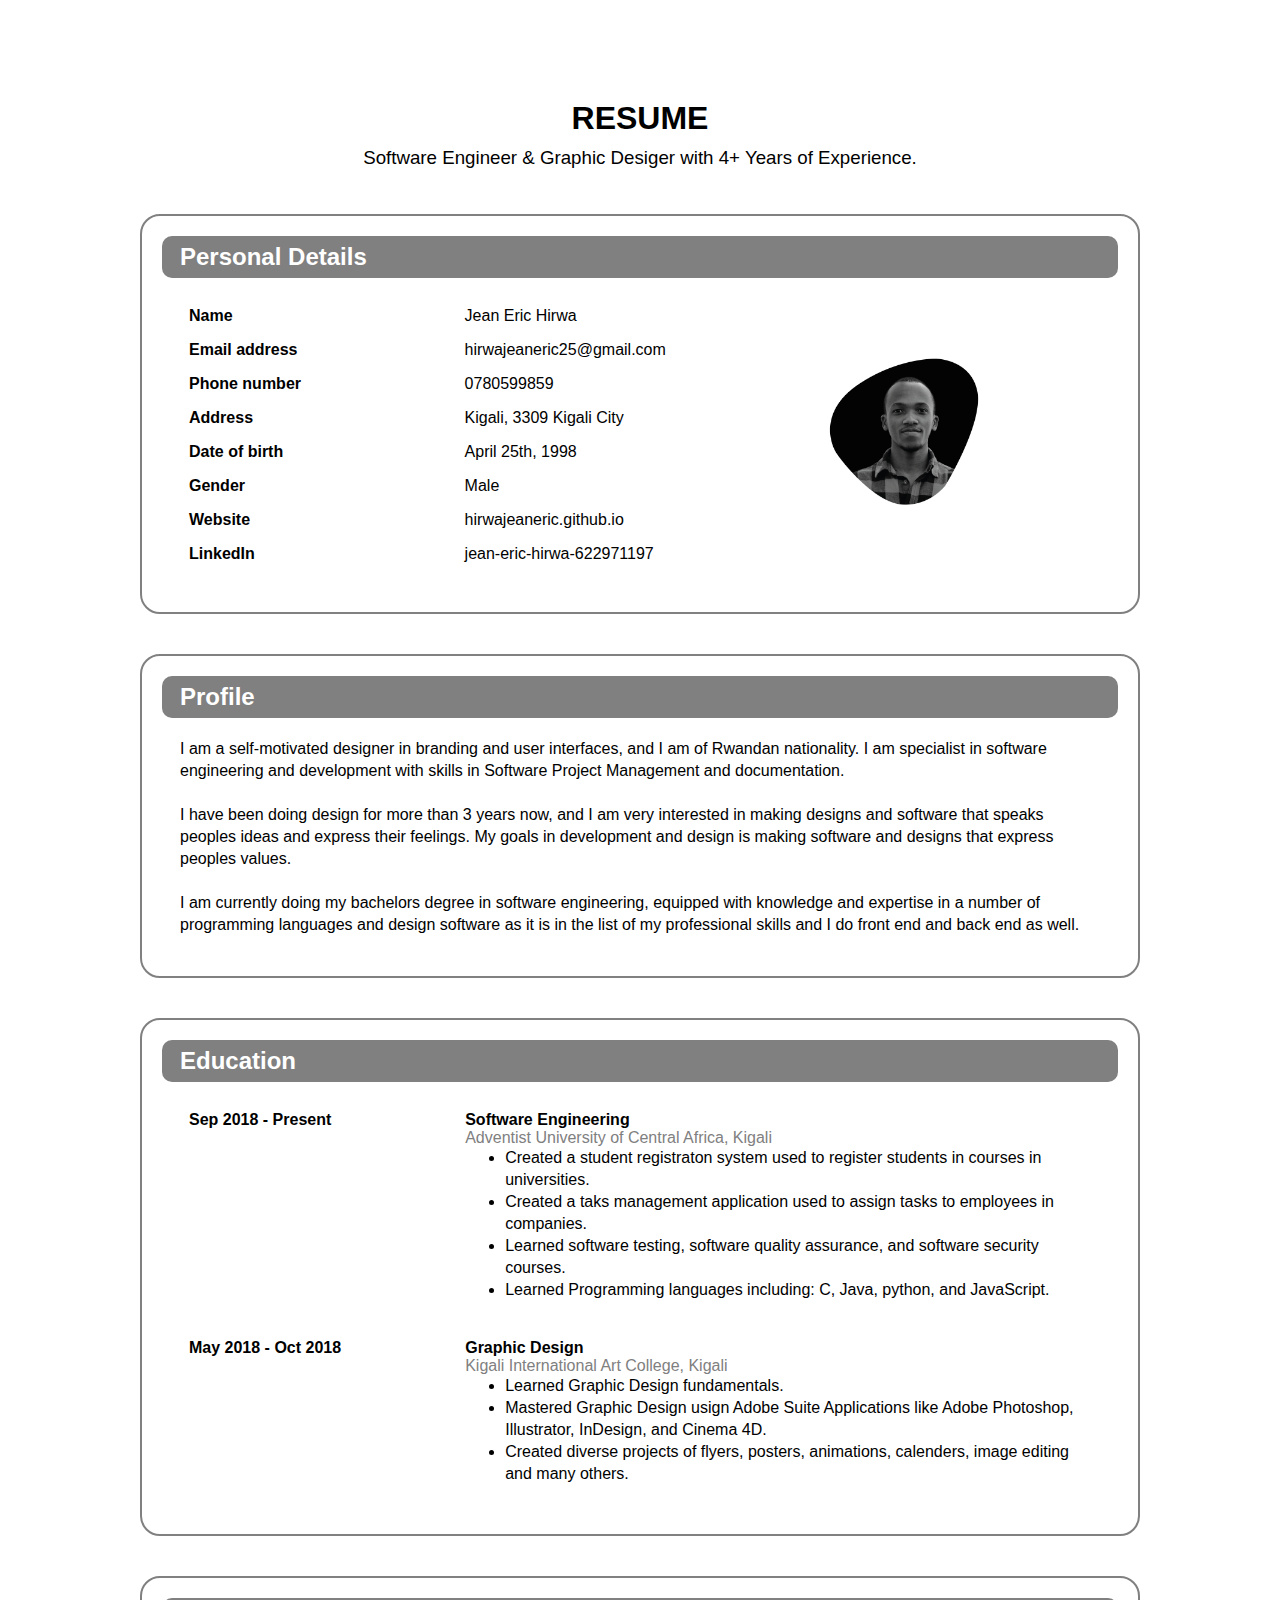
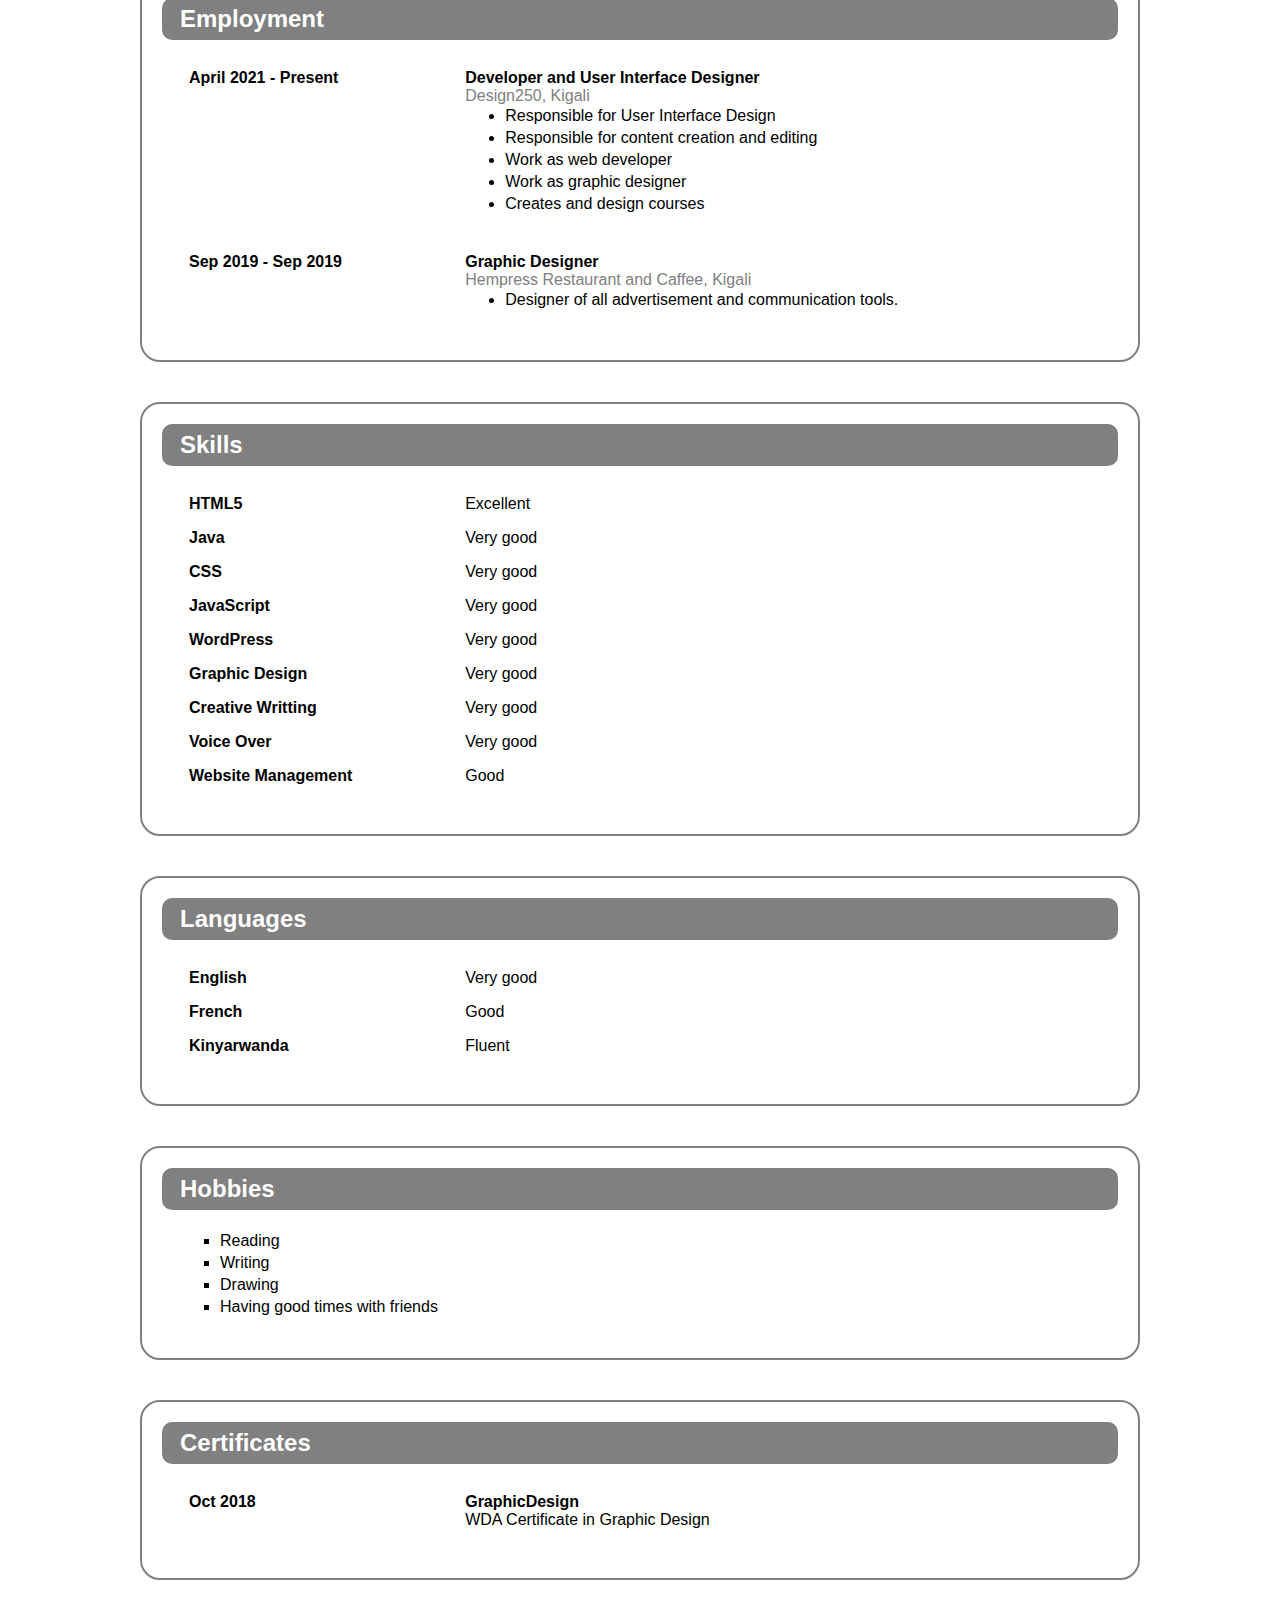
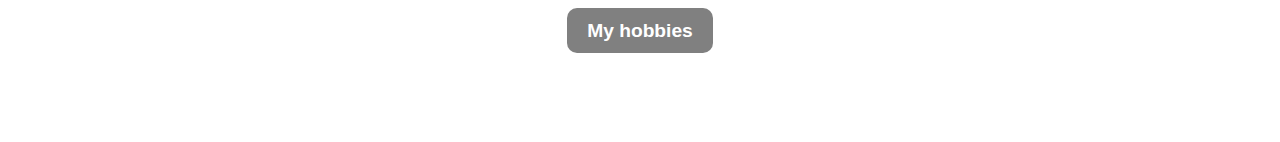
<file: src/index.html>
<!DOCTYPE html>
<html>
    <head>
        <meta charset="utf-8">
        <meta name="viewport" content="width=device-width, initial-scale=1.0">
        <title>HIRWA J Eric | CV</title>
        <link rel="stylesheet" href="./Assets/Css/Styles.css">
    </head>
    <body>
        <!--Titles and image-->
        <div class="titles">
            <h1>RESUME</h1>
            <h3>Software Engineer & Graphic Desiger with 4+ Years of Experience.</h3>
        </div>

        <!--Personal Details-->
        <div class="personal-details">
            <div class="personal- title">Personal Details</div>
            <div class="personal- content">
                <table class="details-table" cellpadding="7px">
                    <tr>
                        <th align="left" width="30%">Name</th>
                        <td>Jean Eric Hirwa</td>
                        <td rowspan="8"><img src="./Assets/Img/HirwaJeanEric.1.0.5.png" alt=""></td>
                    </tr>
                    <tr>
                        <th align="left" width="30%">Email address</th>
                        <td>hirwajeaneric25@gmail.com</td>
                    </tr>
                    <tr>
                        <th align="left" width="30%">Phone number</th>
                        <td>0780599859</td>
                    </tr>
                    <tr>
                        <th align="left" width="30%">Address</th>
                        <td>Kigali, 3309 Kigali City</td>
                    </tr>
                    <tr>
                        <th align="left" width="30%">Date of birth</th>
                        <td>April 25th, 1998</td>
                    </tr>
                    <tr>
                        <th align="left" width="30%">Gender</th>
                        <td>Male</td>
                    </tr>
                    <tr>
                        <th align="left" width="30%">Website</th>
                        <td><a href="https://hirwajeaneric.github.io">hirwajeaneric.github.io</a></td>
                    </tr>
                    <tr>
                        <th align="left" width="30%">LinkedIn</th>
                        <td>jean-eric-hirwa-622971197</td>
                    </tr>
    
                </table>
            </div>
        </div>

        <!--Profile-->
        <div class="profile">
            <div class="profile- title">Profile</div>
            <div class="profile- content">
                <p class="content-text">
                    I am a self-motivated designer in branding and user interfaces, 
                    and I am of Rwandan nationality. I am specialist in software engineering
                    and development with skills in Software Project Management and 
                    documentation. <br><br>
    
                    I have been doing design for more than 3 years now, and I am very interested
                    in making designs and software that speaks peoples ideas and express their 
                    feelings. My goals in development and design is making software and designs 
                    that express peoples values. <br><br>
    
                    I am currently doing my bachelors degree in software engineering, 
                    equipped with knowledge and expertise in a number of programming languages 
                    and design software as it is in the list of my professional skills and I do 
                    front end and back end as well.
                </p>
            </div>
        </div>

        <!--Education-->
        <div class="education">
            <div class="education- title">Education</div>
            <div class="eduction- content">
                <table class="eduction-table" cellpadding="7px">
                    <tr>
                        <th align="left" valign="top" width="30%">Sep 2018 - Present</th>
                        <td>
                            <p class="degree">Software Engineering</p>
                            <p class="school">Adventist University of Central Africa, Kigali</p>
                            <ul>
                                <li>Created a student registraton system used to register students in courses in universities.</li>
                                <li>Created a taks management application used to assign tasks to employees in companies.</li>
                                <li>Learned software testing, software quality assurance, and software security courses.</li>
                                <li>Learned Programming languages including: C, Java, python, and JavaScript. <br><br></li>
                            </ul>        
                        </td>
                    </tr>
                    <tr>
                        <th align="left" valign="top" width="30%">May 2018 - Oct 2018</th>
                        <td>
                            <p class="degree">Graphic Design</p>
                            <p class="school">Kigali International Art College, Kigali</p>
                            <ul>
                                <li>Learned Graphic Design fundamentals.</li>
                                <li>Mastered Graphic Design usign Adobe Suite Applications like Adobe Photoshop, Illustrator, InDesign, and Cinema 4D.</li>
                                <li>Created diverse projects of flyers, posters, animations, calenders, image editing and many others.</li>
                            </ul>        
                        </td>
                    </tr>
                </table>
            </div>
        </div>

        <!--Employment-->
        <div class="employment">
            <div class="employment- title">Employment</div>
            <div class="employment- content">
                <table class="employment-table" cellpadding="7px">
                    <tr>
                        <th align="left" valign="top" width="30%">April 2021 - Present</th>
                        <td>
                            <p class="role">Developer and User Interface Designer</p>
                            <p class="company">Design250, Kigali</p>
                            <ul>
                                <li>Responsible for User Interface Design</li>
                                <li>Responsible for content creation and editing</li>
                                <li>Work as web developer</li>
                                <li>Work as graphic designer</li>
                                <li>Creates and design courses <br><br></li>
                            </ul>
                        </td>
                    </tr>
                    <tr>
                        <th align="left" valign="top" width="30%">Sep 2019 - Sep 2019</th>
                        <td>
                            <p class="role">Graphic Designer</p>
                            <p class="company">Hempress Restaurant and Caffee, Kigali</p>
                            <ul>
                                <li>Designer of all advertisement and communication tools.</li>
                            </ul>
                        </td>
                    </tr>
                </table>
            </div>
        </div>        

        <!--Skills-->
        <div class="skills">
            <div class="skills- title">Skills</div>
            <div class="skills- content">
                <table class="skills-table" cellpadding="7px">
                    <tr>
                        <th align="left" width="30%">HTML5</th>
                        <td>Excellent</td>
                    </tr>
                    <tr>
                        <th align="left" width="30%">Java</th>
                        <td>Very good</td>
                    </tr>
                    <tr>
                        <th align="left" width="30%">CSS</th>
                        <td>Very good</td>
                    </tr>
                    <tr>
                        <th align="left" width="30%">JavaScript</th>
                        <td>Very good</td>
                    </tr>
                    <tr>
                        <th align="left" width="30%">WordPress</th>
                        <td>Very good</td>
                    </tr>
                    <tr>
                        <th align="left" width="30%">Graphic Design</th>
                        <td>Very good</td>
                    </tr>
                    <tr>
                        <th align="left" width="30%">Creative Writting</th>
                        <td>Very good</td>
                    </tr>
                    <tr>
                        <th align="left" width="30%">Voice Over</th>
                        <td>Very good</td>
                    </tr>
                    <tr>
                        <th align="left" width="30%">Website Management</th>
                        <td>Good</td>
                    </tr>
                </table>
            </div>
        </div>        

        <!--Languages-->
        <div class="languages">
            <div class="languages- title">Languages</div>
            <div class="languages- content">
                <table class="langauage-table" cellpadding="7px">
                    <tr>
                        <th align="left" width="30%">English</th>
                        <td>Very good</td>
                    </tr>
                    <tr>
                        <th align="left" width="30%">French</th>
                        <td>Good</td>
                    </tr>
                    <tr>
                        <th align="left" width="30%">Kinyarwanda</th>
                        <td>Fluent</td>
                    </tr>                    
                </table>
            </div>
        </div>        

        <!--Hobbies-->
        <div class="hobbies">
            <div class="hobbies- title">Hobbies</div>
            <div class="hobbies- content">
                <ul class="list-of-hobbies" style="list-style: square;">
                    <li>Reading</li>
                    <li>Writing</li>
                    <li>Drawing</li>
                    <li>Having good times with friends</li>
                </ul>
            </div>
        </div>

        <!--Certifiactes-->
        <div class="certificates">
            <div class="certificates- title">Certificates</div>
            <div class="certificates- content">
                <table class="certificate-table" cellpadding="7px">
                    <tr>
                        <th align="left" valign="top" width="30%">Oct 2018</th>
                        <td><strong>GraphicDesign</strong><br>WDA Certificate in Graphic Design</td>
                    </tr>
                </table>
            </div>
        </div>   
        <div class="navigations">
            <a href="hobbies-1.html" target="_blank" class="link-to-hobbies">My hobbies</a>
        </div>     
    </body>
</html>
</file>
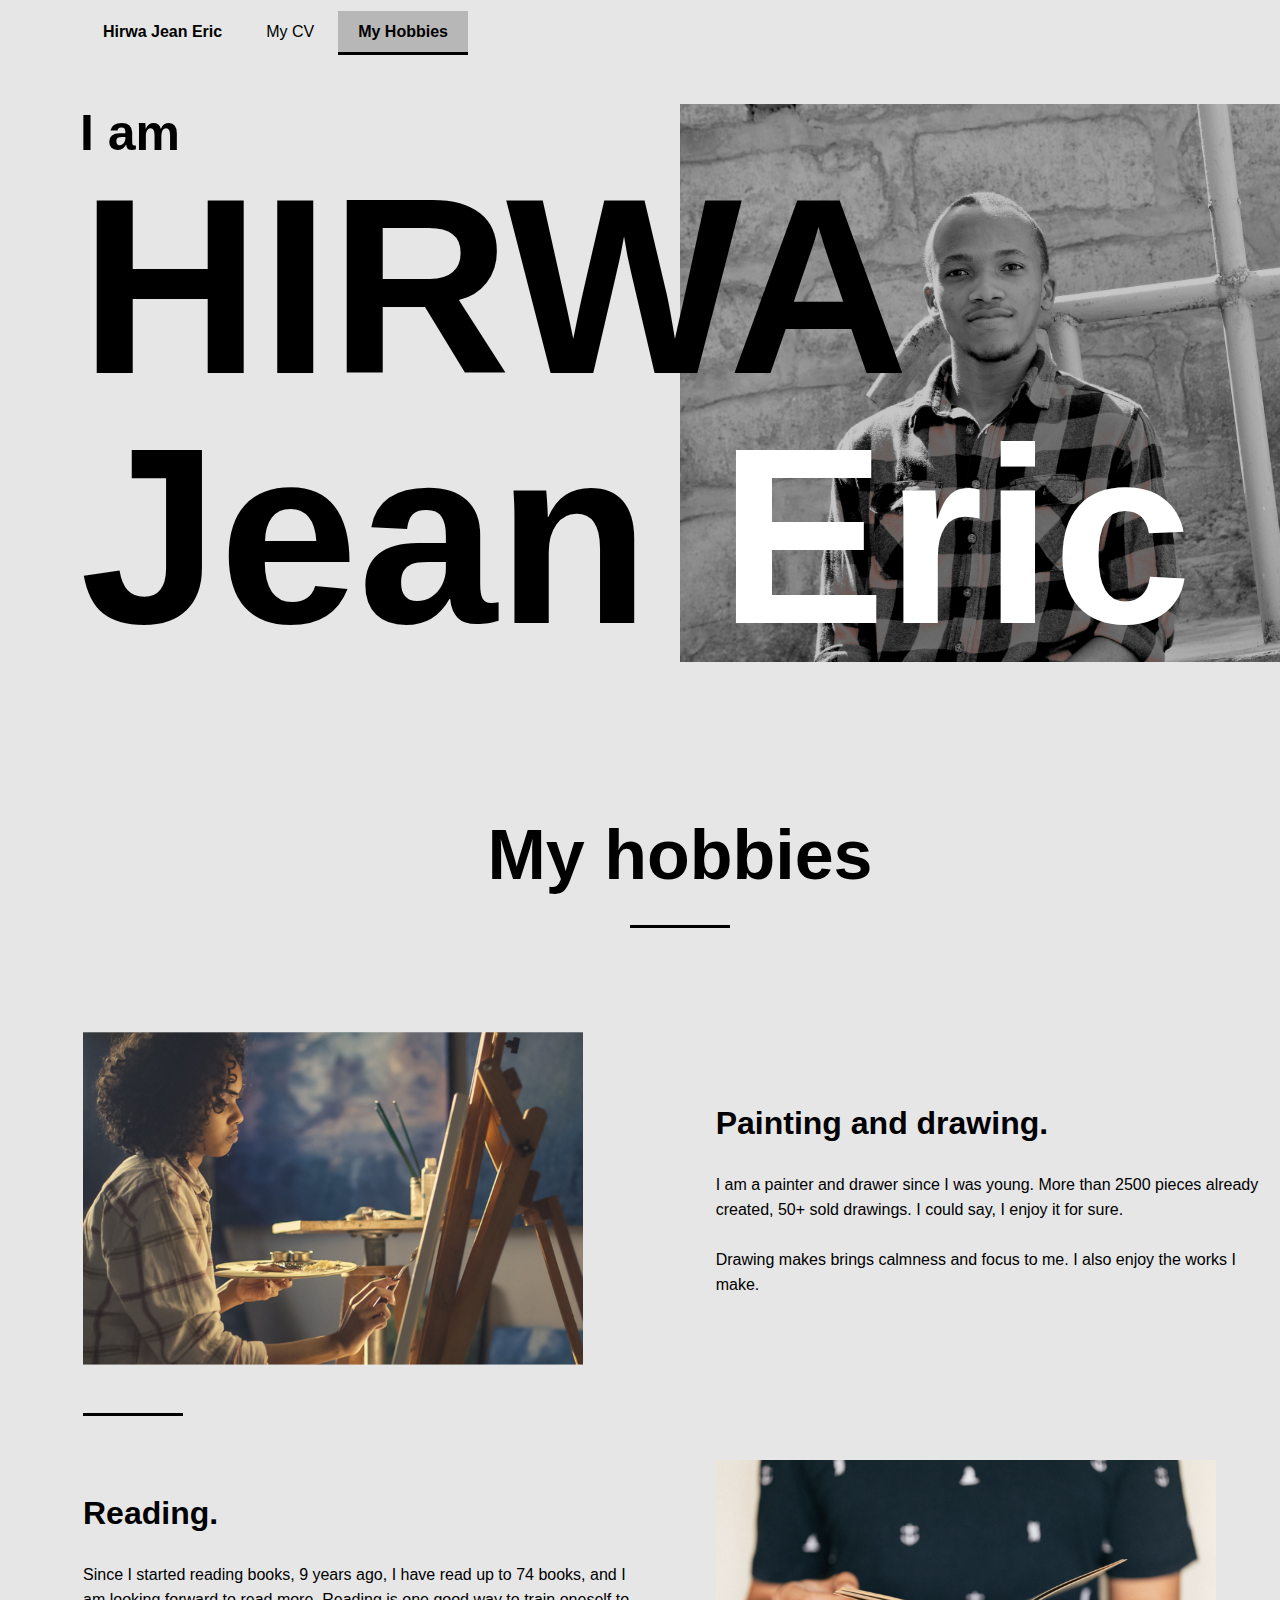
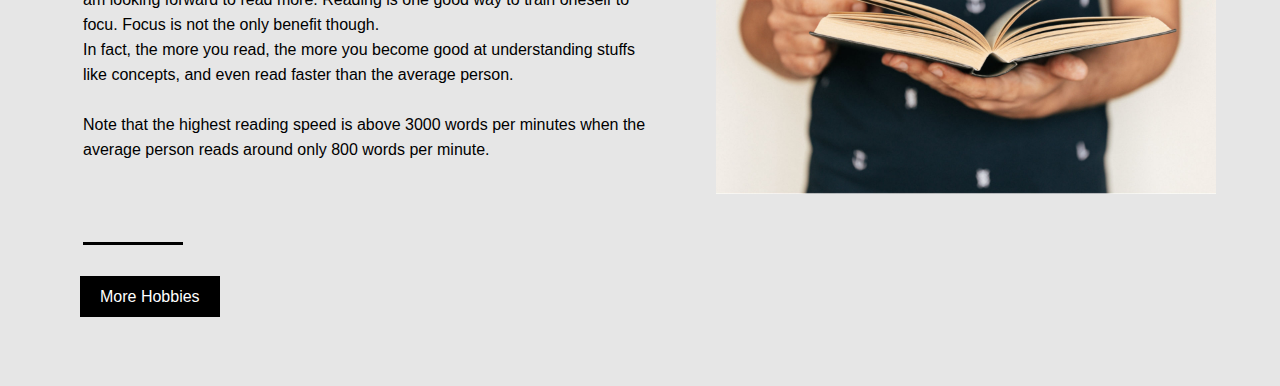
<file: src/hobbies-1.html>
<!DOCTYPE html>
<html>
    <head>
        <meta charset="utf-8">
        <meta name="viewport" content="width=device-width, initial-scale=1.0">
        <title>HIRWA J Eric | Hobbies</title>
        <link rel="stylesheet" href="./Assets/Css/hobbies.css">
    </head>
    <body>
        <!--Navigations-->
        <div class="navigation section">
            <table class="menu">
                <tr>
                    <th><a href="./index.html">Hirwa Jean Eric</a></th>
                    <td><a href="./index.html">My CV</a></td>
                    <td><a href="#" class="active">My Hobbies</a></td>
                </tr>
            </table>
        </div>

        <!--Section 1-->
        <div class="introduction section">
            <h2>I am</h2>
            <h1>HIRWA Jean <span>Eric</span></h1>
        </div>

        <!--Section 2-->
        <div class="hobby section">
            <table class="first- hobbies">
                <tr>
                    <td colspan="2">
                        <h1 style="font-size: 70px; text-align: center;">My hobbies</h1>
                        <div class="underlining-line"></div>
                    </td>
                </tr>
                <tr>
                    <td><img src="./Assets/Img/girl-in-white-and-brown-plaid-long-sleeved-top-painting-374009-small.jpg" alt=""></td>
                    <td>
                        <h1>Painting and drawing.</h1>
                        <p>I am a painter and drawer since I was young. 
                            More than 2500 pieces already created, 50+ sold drawings.
                            I could say, I enjoy it for sure. <br><br>
                            Drawing makes brings calmness and focus to me.
                            I also enjoy the works I make.</p>
                    </td>
                </tr>
                <tr>
                    <td colspan="2">
                        <div class="dividing-line"></div>
                    </td>
                </tr>
                <tr>
                    <td>
                        <h1>Reading.</h1>
                        <p style="padding-right: 60px;">Since I started reading books, 9 years ago, I have read up to 74 books,
                            and I am looking forward to read more. 
                            Reading is one good way to train oneself to focu.
                            Focus is not the only benefit though. 
                            <br> In fact, the more you read,
                            the more you become good at understanding stuffs like concepts, 
                            and even read faster than the average person. <br><br>
                            Note that the highest reading speed is above 3000 words per minutes 
                            when the average person reads around only 800 words per minute.</p>
                    </td>
                    <td><img src="./Assets/Img/faceless-man-in-tee-shirt-paging-interesting-book-4219044-small.jpg" alt=""></td>
                </tr>
                <tr>
                    <td colspan="2">
                        <div class="dividing-line"></div>
                    </td>
                </tr>
            </table>
        </div>
        <div class="links section">
            <a href="./hobbies-2.html">More Hobbies</a>
        </div>
    </body>
</html>
</file>
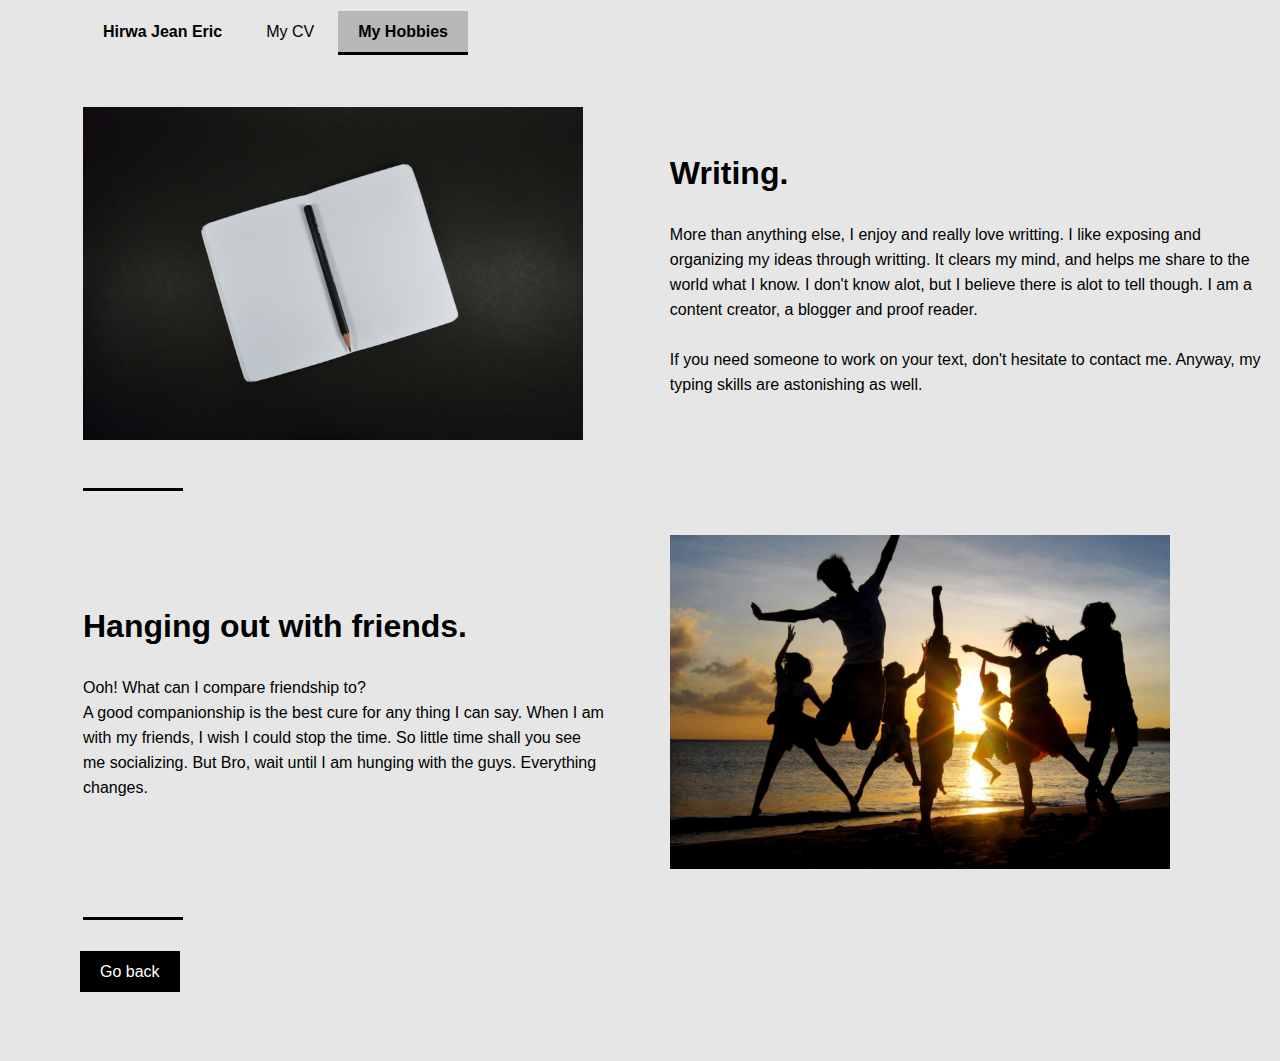
<file: src/hobbies-2.html>
<!DOCTYPE html>
<html>
    <head>
        <meta charset="utf-8">
        <meta name="viewport" content="width=device-width, initial-scale=1.0">
        <title>HIRWA J Eric | Hobbies - Page 2</title>
        <link rel="stylesheet" href="./Assets/Css/hobbies.css">
    </head>
    <body>
        <!--Navigations-->
        <div class="navigation section">
            <table class="menu">
                <tr>
                    <th><a href="./index.html">Hirwa Jean Eric</a></th>
                    <td><a href="./index.html">My CV</a></td>
                    <td><a href="./hobbies-1.html" class="active">My Hobbies</a></td>
                </tr>
            </table>
        </div>        
        <!--Section 2-->
        <div class="hobby section">
            <table class="first- hobbies">
                <tr>
                    <td><img src="./Assets/Img/wood-light-creative-space-68562-small.jpg" alt=""></td>
                    <td>
                        <h1>Writing.</h1>
                        <p>More than anything else, I enjoy and really love writting.
                            I like exposing and organizing my ideas through writting.
                            It clears my mind, and helps me share to the world what I know.
                            I don't know alot, but I believe there is alot to tell though.
                            I am a content creator, a blogger and proof reader.
                            <br><br>
                            If you need someone to work on your text, don't hesitate to contact me.
                            Anyway, my typing skills are astonishing as well.
                        </p>
                    </td>
                </tr>
                <tr>
                    <td colspan="2">
                        <div class="dividing-line"></div>
                    </td>
                </tr>
                <tr>
                    <td>
                        <h1>Hanging out with friends.</h1>
                        <p style="padding-right: 60px;">
                        Ooh! What can I compare friendship to? <br>
                        A good companionship is the best cure for any thing I can say.
                        When I am with my friends, I wish I could stop the time. 
                        So little time shall you see me socializing. 
                        But Bro, wait until I am hunging with the guys.
                        Everything changes. 
                        </p>
                    </td>
                    <td><img src="./Assets/Img/friendship-small.jpg" alt=""></td>
                </tr>
                <tr>
                    <td colspan="2">
                        <div class="dividing-line"></div>
                    </td>
                </tr>
            </table>
        </div>
        
        <!--Section 3-->
        <div class="links section">
            <a href="./hobbies-1.html">Go back</a>
        </div>
    </body>
</html>
</file>
<file: src/Assets/Css/Styles.css>
/*General Styles*/
* {
    margin: 0;
    font-family: 'Franklin Gothic Medium', 'Arial Normal', Arial, sans-serif;
    box-sizing: border-box;
}

body {
    background-color: white;
}

.personal-details,
.profile,
.education,
.employment,
.skills,
.languages,
.hobbies,
.certificates
{
    border: 2px solid gray;
    margin-bottom: 40px;
    padding: 20px;
    border-radius: 20px;
    width: 1000px;
    margin-left: auto;
    margin-right: auto;
}

table {
    width: 100%;
}

.title
{
    font-weight: 900;
    font-size: 150%;
    background-color: gray;
    color: white;
    padding: 7px 18px;
    border-radius: 10px;
}

.content {
    padding: 20px 18px;
}

a {
    text-decoration: none;
    color: black;
}

.degree, 
.role {
    font-weight: 700;
}

.company,
.school {
    color: gray;
}

/*Title and Image*/
.titles {
    margin-top: 100px;
    text-align: center;
}

.titles h1 {
    padding-bottom: 10px;
}

.titles h3 {
    padding-bottom: 45px;
    font-weight: 200;
}

img {
    width: 150px;
    padding: 20px 0 20px 0;
}

/*Personal Details*/


/*Profile*/
.content-text {
    line-height: 22px;
}

/*Education*/
.education ul {
    line-height: 22px;
}

/*Employment*/
.employment ul {
    line-height: 22px;
}

/*Skills*/


/*Languages*/


/*Hobbies*/
.hobbies ul{
    line-height: 22px;
}

/*Certificates*/


/*Navigations*/
.navigations {
    text-align: center;
    margin-bottom: 100px;
}

.navigations a {
    background-color: gray;
    padding: 12px 20px;
    color: white;
    border-radius: 10px;
    font-size: 120%;
    font-weight: 600;
}

.navigations a:hover {
    background-color: black;
}
</file>
<file: src/Assets/Css/hobbies.css>
* {
    margin: 0;
    box-sizing: border-box;
    font-family: 'Franklin Gothic Medium', 'Arial Normal', Arial, sans-serif;
}

body {
    background-color: rgb(230, 230, 230);
    padding: 20px 80px 80px 80px;
}

.section {
    width: 1200px;
    margin-left: auto;
    margin-right: auto;
}

img {
    width: 500px;
}

/*Navigation*/

.navigation {
    margin-bottom: 60px;
}

.navigation a{ 
    text-decoration: none;
    color: black;
    padding: 12px 20px;   
}

.navigation a:hover {
    border-bottom: 3px solid black;
    background-color: rgb(184, 183, 183);
    color: white;
    font-weight: 900;
}

.active {
    border-bottom: 3px solid black;
    background-color: rgb(184, 183, 183);
    color: white;
    font-weight: 900;
}


/*Section 1*/
.introduction {
    background-image: url("../Img/MyPicture\ 1.0.5-Chroma.jpg");
    background-size: 50%;
    background-repeat: no-repeat;
    background-position: right;
    margin-bottom: 150px;
}

.introduction h2 {
    font-size: 50px;
}

.introduction h1 {
    font-size: 250px;
    line-height: 250px;
}

.introduction span {
    color: white;
}


/*Section 2*/
.hobby h1 {
    margin-bottom: 30px;
}

.hobby p {
    line-height: 25px;
}

.hobby .dividing-line {
    background-color: black;
    width: 100px;
    height: 3px;
    margin-top: 40px;
    margin-bottom: 40px;
}

.hobby .underlining-line {
    background-color: black;
    width: 100px;
    height: 3px;
    margin-left: auto;
    margin-right: auto;
    margin-bottom: 100px;
}

/*Section 3*/
.links a{
    text-decoration: none;
    background-color: black;
    color: white;
    padding: 12px 20px;
}

.links a:hover{
    background-color: rgb(94, 94, 94);
    color: white;
}
</file>
